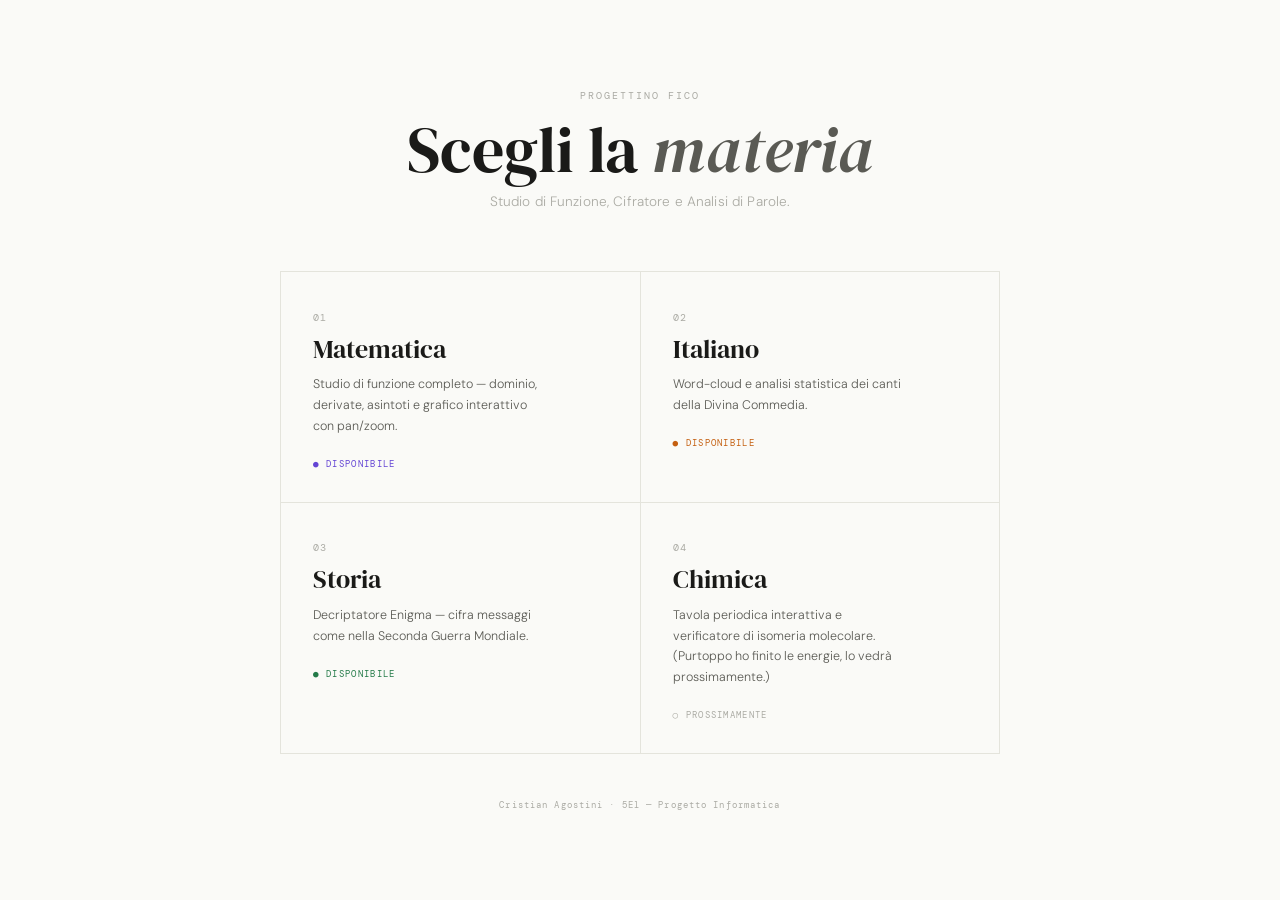
<file: templates/index.html>
<!DOCTYPE html>
<html lang="it">
<head>
  <meta charset="UTF-8">
  <meta name="viewport" content="width=device-width, initial-scale=1.0">
  <title>Progetto Informatica</title>
  <link rel="preconnect" href="https://fonts.googleapis.com">
  <link rel="icon" type="image/png" href="/pc.png">
  <link href="https://fonts.googleapis.com/css2?family=DM+Serif+Display:ital@0;1&family=DM+Mono:wght@400;500&family=DM+Sans:ital,wght@0,300;0,400;0,500;1,300&display=swap" rel="stylesheet">
  <style>
    *, *::before, *::after { box-sizing: border-box; margin: 0; padding: 0; }

    :root {
      --cream:   #FAFAF7;
      --ink:     #1a1a18;
      --ink-2:   #5a5a54;
      --ink-3:   #ababA4;
      --rule:    #E4E4DC;

      --math-bg:       #EEEAFF;
      --math-accent:   #6344D4;
      --it-bg:         #FFF3E6;
      --it-accent:     #C45F10;
      --storia-bg:     #E6F4EE;
      --storia-accent: #237A48;
      --chimica-bg:    #E6F0FF;
      --chimica-accent:#2462B8;
    }

    html, body { height: 100%; background: var(--cream); color: var(--ink); font-family: 'DM Sans', sans-serif; }

    body {
      display: flex;
      flex-direction: column;
      align-items: center;
      justify-content: center;
      min-height: 100vh;
      padding: 4rem 2rem;
      gap: 0;
    }

    .eyebrow {
      font-family: 'DM Mono', monospace;
      font-size: 0.62rem;
      letter-spacing: 0.2em;
      text-transform: uppercase;
      color: var(--ink-3);
      margin-bottom: 1rem;
    }

    h1 {
      font-family: 'DM Serif Display', serif;
      font-size: clamp(2.6rem, 5vw, 4.2rem);
      font-weight: 400;
      line-height: 1.0;
      color: var(--ink);
      text-align: center;
      margin-bottom: 0.7rem;
    }
    h1 em { font-style: italic; color: var(--ink-2); }

    .tagline {
      font-size: 0.85rem;
      color: var(--ink-3);
      font-weight: 300;
      margin-bottom: 3.8rem;
      text-align: center;
      letter-spacing: 0.01em;
    }

    .grid {
      display: grid;
      grid-template-columns: repeat(2, 1fr);
      max-width: 720px;
      width: 100%;
      border: 1px solid var(--rule);
      gap: 1px;
      background: var(--rule);
    }
    @media (max-width: 520px) { .grid { grid-template-columns: 1fr; } }

    .card {
      text-decoration: none;
      background: var(--cream);
      padding: 2.4rem 2rem 2rem;
      display: flex;
      flex-direction: column;
      gap: 0.75rem;
      position: relative;
      overflow: hidden;
      transition: background 0.22s ease;
    }
    .card:hover { background: var(--card-bg); }

    .card::before {
      content: '';
      position: absolute;
      left: 0; top: 0; bottom: 0;
      width: 3px;
      background: var(--card-accent);
      transform: scaleY(0);
      transform-origin: bottom;
      transition: transform 0.28s ease;
    }
    .card:hover::before { transform: scaleY(1); }

    .card-math    { --card-bg: var(--math-bg);    --card-accent: var(--math-accent); }
    .card-italiano{ --card-bg: var(--it-bg);      --card-accent: var(--it-accent); }
    .card-storia  { --card-bg: var(--storia-bg);  --card-accent: var(--storia-accent); }
    .card-chimica { --card-bg: var(--chimica-bg); --card-accent: var(--chimica-accent); }

    .card-num {
      font-family: 'DM Mono', monospace;
      font-size: 0.6rem;
      letter-spacing: 0.15em;
      color: var(--ink-3);
    }

    .card-title {
      font-family: 'DM Serif Display', serif;
      font-size: 1.6rem;
      font-weight: 400;
      color: var(--ink);
      line-height: 1.05;
    }

    .card-desc {
      font-size: 0.78rem;
      color: var(--ink-2);
      line-height: 1.65;
      font-weight: 300;
      max-width: 230px;
    }

    .card-status {
      font-family: 'DM Mono', monospace;
      font-size: 0.58rem;
      letter-spacing: 0.14em;
      text-transform: uppercase;
      margin-top: 0.6rem;
    }
    .live { color: var(--card-accent); }
    .soon { color: var(--ink-3); }

    footer {
      margin-top: 2.8rem;
      font-family: 'DM Mono', monospace;
      font-size: 0.58rem;
      color: var(--ink-3);
      letter-spacing: 0.12em;
      text-align: center;
    }
  </style>
</head>
<body>

  <p class="eyebrow">Progettino fico</p>
  <h1>Scegli la <em>materia</em></h1>
  <p class="tagline">Studio di Funzione, Cifratore e Analisi di Parole.</p>

  <div class="grid">
    <a href="/matematica" class="card card-math">
      <span class="card-num">01</span>
      <div class="card-title">Matematica</div>
      <p class="card-desc">Studio di funzione completo — dominio, derivate, asintoti e grafico interattivo con pan/zoom.</p>
      <span class="card-status live">● Disponibile</span>
    </a>

    <a href="/italiano" class="card card-italiano">
      <span class="card-num">02</span>
      <div class="card-title">Italiano</div>
      <p class="card-desc">Word-cloud e analisi statistica dei canti della Divina Commedia.</p>
      <span class="card-status live">● Disponibile</span>
    </a>

    <a href="/storia" class="card card-storia">
      <span class="card-num">03</span>
      <div class="card-title">Storia</div>
      <p class="card-desc">Decriptatore Enigma — cifra messaggi come nella Seconda Guerra Mondiale.</p>
      <span class="card-status live">● Disponibile</span>
    </a>

    <a href="/chimica" class="card card-chimica">
      <span class="card-num">04</span>
      <div class="card-title">Chimica</div>
      <p class="card-desc">Tavola periodica interattiva e verificatore di isomeria molecolare. (Purtoppo ho finito le energie, lo vedrà prossimamente.)</p>
      <span class="card-status soon">○ Prossimamente</span>
    </a>
  </div>

  <footer>Cristian Agostini · 5El &mdash; Progetto Informatica</footer>

</body>
</html>
</file>
